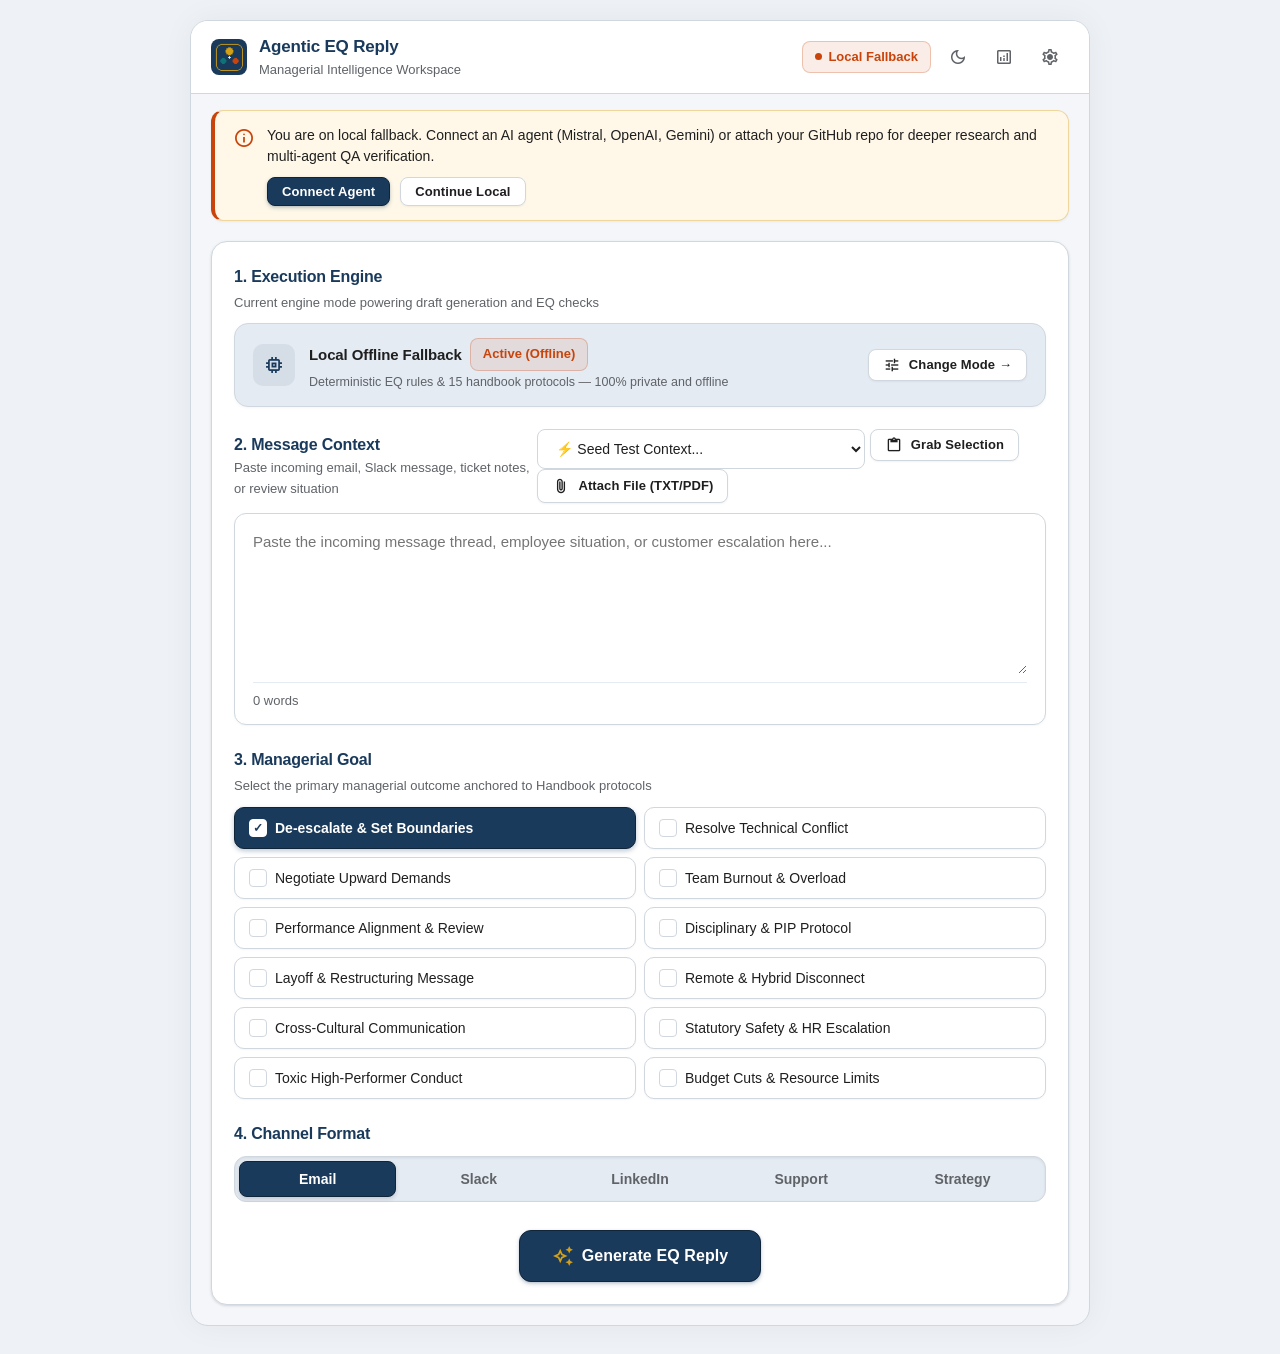
<file: index.html>
<!DOCTYPE html>
<html lang="en">
<head>
  <meta charset="UTF-8">
  <meta http-equiv="refresh" content="0; url=sidepanel/sidepanel.html">
  <title>Agentic EQ Reply — Loading Sidepanel View...</title>
  <script>
    window.location.replace("sidepanel/sidepanel.html");
  </script>
</head>
<body style="font-family: -apple-system, BlinkMacSystemFont, 'Segoe UI', Roboto, sans-serif; display: flex; align-items: center; justify-content: center; height: 100vh; margin: 0; background: #f8fafd; color: #1f1f1f;">
  <p>Loading Agentic EQ Reply Sidepanel Workspace...</p>
</body>
</html>
</file>
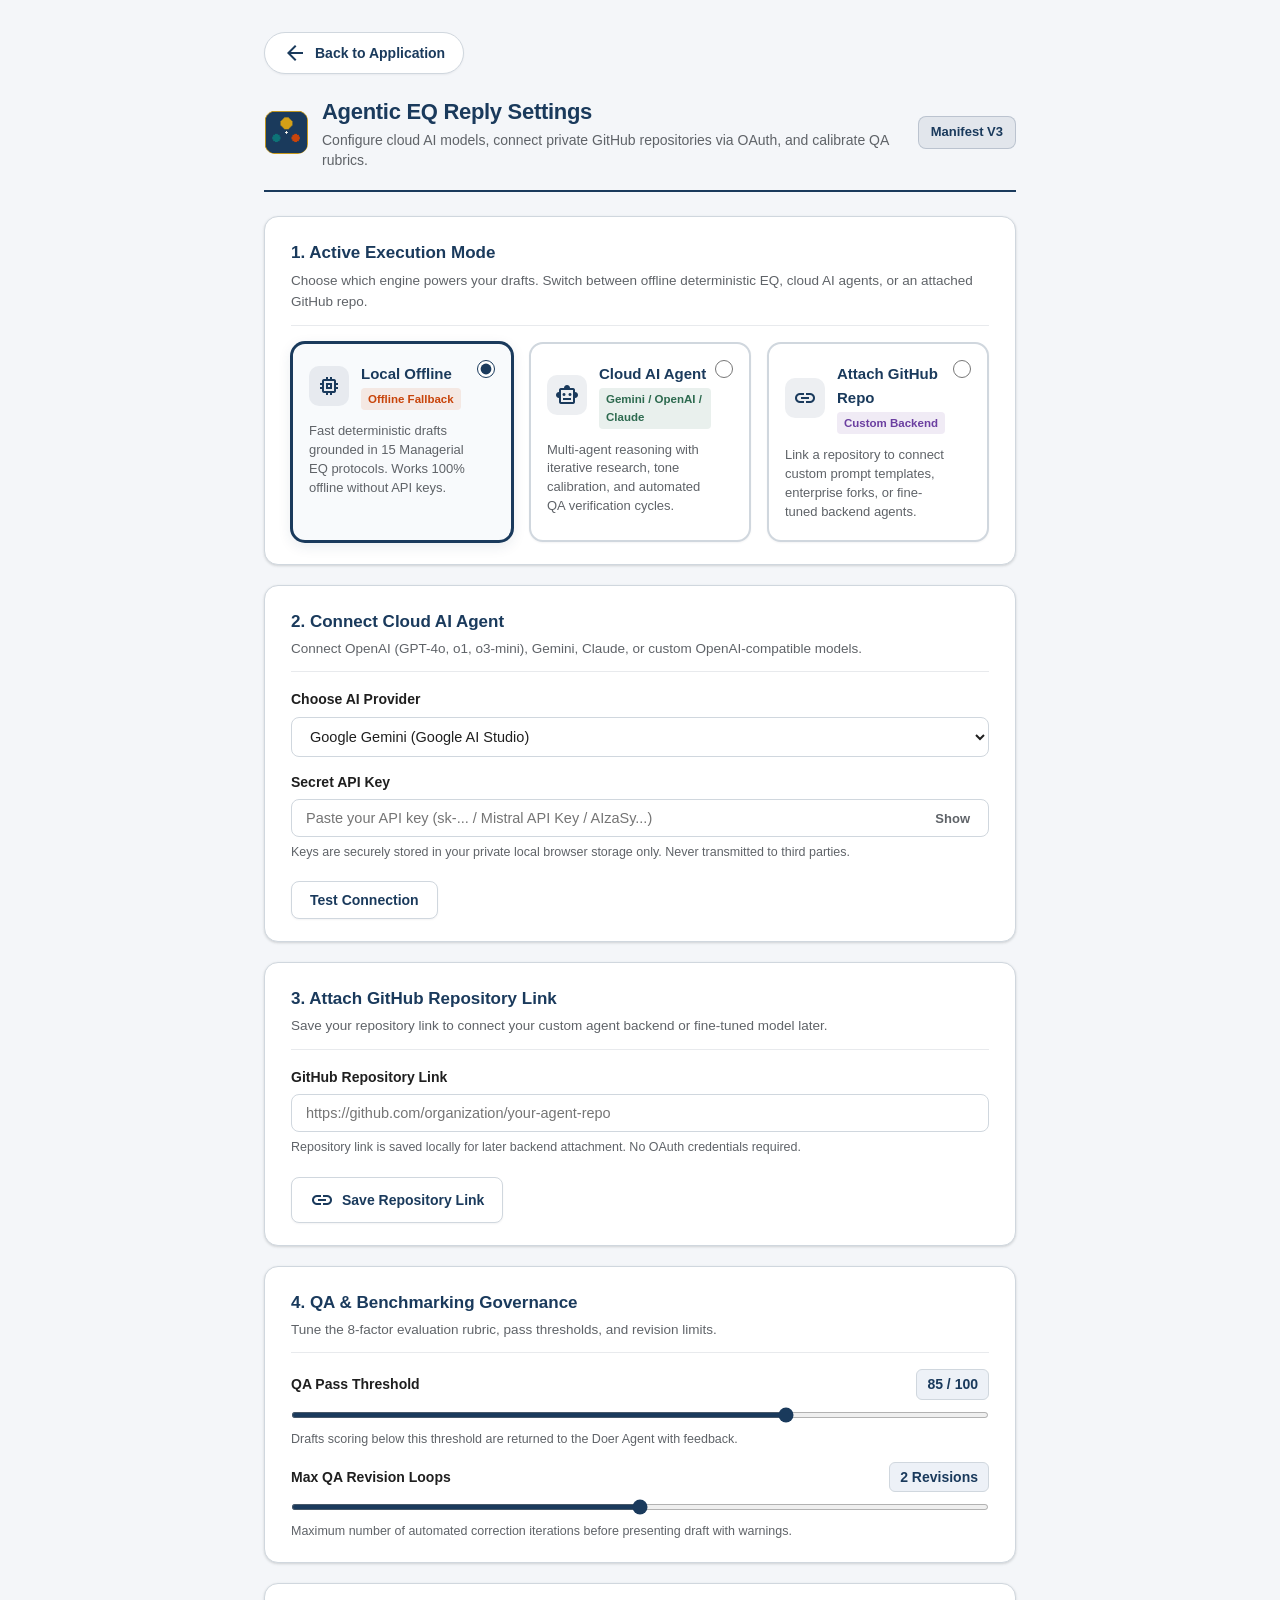
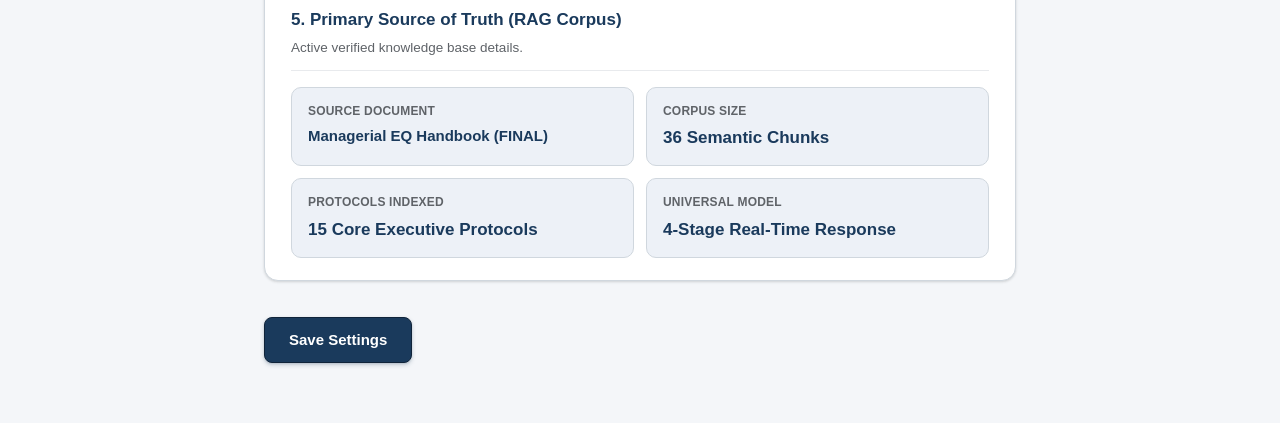
<file: options/options.html>
<!DOCTYPE html>
<html lang="en">
<head>
  <meta charset="UTF-8">
  <meta name="viewport" content="width=device-width, initial-scale=1.0">
  <title>Agentic EQ Reply — Settings & Connect Agents</title>
  <!-- Google Product Typography -->
  <link rel="preconnect" href="https://fonts.googleapis.com">
  <link rel="preconnect" href="https://fonts.gstatic.com" crossorigin>
  <link href="https://fonts.googleapis.com/css2?family=Google+Sans:wght@400;500;600;700&family=Google+Sans+Text:wght@400;500;600&family=Material+Symbols+Outlined:opsz,wght,FILL,GRAD@20..24,400..600,0..1,0&display=swap" rel="stylesheet">
  <link rel="stylesheet" href="options.css">
  <script src="../lib/chrome_shim.js"></script>
</head>
<body>
  <div class="options-container">
    
    <!-- Top Back Navigation to Main App -->
    <nav class="options-top-nav">
      <button id="btnBackToSidepanel" class="back-nav-btn" type="button" title="Back to Application" aria-label="Back to Application">
        <span class="material-symbols-outlined">arrow_back</span>
        <span>Back to Application</span>
      </button>
    </nav>

    <header class="options-header">
      <div class="header-brand">
        <img src="../lib/icons/icon48.png" alt="Logo" class="header-logo">
        <div>
          <h1 class="header-title">Agentic EQ Reply Settings</h1>
          <p class="header-desc">Configure cloud AI models, connect private GitHub repositories via OAuth, and calibrate QA rubrics.</p>
        </div>
      </div>
      <div class="header-tag">
        <span>Manifest V3</span>
      </div>
    </header>

    <main class="options-content">
      
      <!-- Card 1: Active Execution Mode Selector -->
      <section class="settings-card" id="cardModeSelection">
        <div class="card-header">
          <h2 class="card-title">1. Active Execution Mode</h2>
          <span class="card-subtitle">Choose which engine powers your drafts. Switch between offline deterministic EQ, cloud AI agents, or an attached GitHub repo.</span>
        </div>

        <div class="mode-options-grid" role="radiogroup" aria-label="Execution Mode Selection">
          <label class="mode-option-card active" id="cardModeLocal" for="modeRadioLocal">
            <input type="radio" name="executionMode" id="modeRadioLocal" value="local" checked>
            <div class="mode-option-content">
              <div class="mode-option-header">
                <div class="mode-option-icon-box">
                  <span class="material-symbols-outlined">memory</span>
                </div>
                <div class="mode-option-meta">
                  <span class="mode-option-name">Local Offline</span>
                  <span class="mode-option-badge">Offline Fallback</span>
                </div>
              </div>
              <p class="mode-option-desc">Fast deterministic drafts grounded in 15 Managerial EQ protocols. Works 100% offline without API keys.</p>
            </div>
          </label>

          <label class="mode-option-card" id="cardModeAgentic" for="modeRadioAgentic">
            <input type="radio" name="executionMode" id="modeRadioAgentic" value="agentic">
            <div class="mode-option-content">
              <div class="mode-option-header">
                <div class="mode-option-icon-box">
                  <span class="material-symbols-outlined">smart_toy</span>
                </div>
                <div class="mode-option-meta">
                  <span class="mode-option-name">Cloud AI Agent</span>
                  <span class="mode-option-badge badge-cloud">Gemini / OpenAI / Claude</span>
                </div>
              </div>
              <p class="mode-option-desc">Multi-agent reasoning with iterative research, tone calibration, and automated QA verification cycles.</p>
            </div>
          </label>

          <label class="mode-option-card" id="cardModeGithub" for="modeRadioGithub">
            <input type="radio" name="executionMode" id="modeRadioGithub" value="github">
            <div class="mode-option-content">
              <div class="mode-option-header">
                <div class="mode-option-icon-box">
                  <span class="material-symbols-outlined">link</span>
                </div>
                <div class="mode-option-meta">
                  <span class="mode-option-name">Attach GitHub Repo</span>
                  <span class="mode-option-badge badge-github">Custom Backend</span>
                </div>
              </div>
              <p class="mode-option-desc">Link a repository to connect custom prompt templates, enterprise forks, or fine-tuned backend agents.</p>
            </div>
          </label>
        </div>
      </section>

      <!-- Card 2: Cloud AI Agent Provider Configuration -->
      <section class="settings-card">
        <div class="card-header">
          <h2 class="card-title">2. Connect Cloud AI Agent</h2>
          <span class="card-subtitle">Connect OpenAI (GPT-4o, o1, o3-mini), Gemini, Claude, or custom OpenAI-compatible models.</span>
        </div>

        <div class="form-grid">
          <div class="form-row">
            <label class="field-label" for="providerSelect">Choose AI Provider</label>
            <select id="providerSelect" class="field-select">
              <option value="gemini" selected>Google Gemini (Google AI Studio)</option>
              <option value="openai">OpenAI (ChatGPT)</option>
              <option value="anthropic">Anthropic (Claude)</option>
              <option value="mistral">Mistral AI</option>
              <option value="ollama">Local Ollama (Offline / No Key)</option>
            </select>
          </div>

          <!-- Hidden advanced developer inputs for consumer simplicity -->
          <div class="form-row-2" style="display:none;">
            <div class="form-row">
              <label class="field-label" for="modelInput">Model / Agent Name</label>
              <input type="text" id="modelInput" class="field-input" value="gemini-flash-latest">
            </div>
            <div class="form-row" id="customEndpointRow">
              <label class="field-label" for="customEndpointInput">API Endpoint Base URL</label>
              <input type="text" id="customEndpointInput" class="field-input" value="https://generativelanguage.googleapis.com/v1beta">
            </div>
          </div>

          <div class="form-row" id="apiKeyRow">
            <label class="field-label" for="apiKeyInput">Secret API Key</label>
            <div class="password-wrapper">
              <input type="password" id="apiKeyInput" class="field-input" placeholder="Paste your API key (sk-... / Mistral API Key / AIzaSy...)">
              <button id="toggleKeyVisibility" class="btn-subtle" type="button">Show</button>
            </div>
            <span class="field-help">Keys are securely stored in your private local browser storage only. Never transmitted to third parties.</span>
          </div>

          <div class="form-actions">
            <button id="btnTestConnection" class="g-btn g-btn-secondary">Test Connection</button>
            <span id="testConnectionStatus" class="status-msg"></span>
          </div>
        </div>
      </section>

      <!-- Card 3: Attach GitHub Repository Link -->
      <section class="settings-card">
        <div class="card-header">
          <h2 class="card-title">3. Attach GitHub Repository Link</h2>
          <span class="card-subtitle">Save your repository link to connect your custom agent backend or fine-tuned model later.</span>
        </div>

        <div class="form-grid">
          <div class="form-row">
            <label class="field-label" for="githubRepoInput">GitHub Repository Link</label>
            <input type="url" id="githubRepoInput" class="field-input" placeholder="https://github.com/organization/your-agent-repo">
            <span class="field-help">Repository link is saved locally for later backend attachment. No OAuth credentials required.</span>
          </div>

          <div class="form-actions">
            <button id="btnTestGithub" class="g-btn g-btn-secondary">
              <span class="material-symbols-outlined g-btn-icon">link</span>
              <span>Save Repository Link</span>
            </button>
            <span id="githubStatusMsg" class="status-msg"></span>
          </div>
        </div>
      </section>

      <!-- Card 4: QA & Benchmarking Governance -->
      <section class="settings-card">
        <div class="card-header">
          <h2 class="card-title">4. QA & Benchmarking Governance</h2>
          <span class="card-subtitle">Tune the 8-factor evaluation rubric, pass thresholds, and revision limits.</span>
        </div>

        <div class="form-grid">
          <div class="form-row">
            <div class="slider-header">
              <label class="field-label" for="qaThresholdSlider">QA Pass Threshold</label>
              <span id="thresholdValLabel" class="slider-val">85 / 100</span>
            </div>
            <input type="range" id="qaThresholdSlider" class="field-slider" min="60" max="95" value="85">
            <span class="field-help">Drafts scoring below this threshold are returned to the Doer Agent with feedback.</span>
          </div>

          <div class="form-row">
            <div class="slider-header">
              <label class="field-label" for="maxRevisionsSlider">Max QA Revision Loops</label>
              <span id="maxRevisionsLabel" class="slider-val">2 Revisions</span>
            </div>
            <input type="range" id="maxRevisionsSlider" class="field-slider" min="0" max="4" value="2">
            <span class="field-help">Maximum number of automated correction iterations before presenting draft with warnings.</span>
          </div>
        </div>
      </section>

      <!-- Card 5: Primary Source of Truth (RAG Corpus) -->
      <section class="settings-card">
        <div class="card-header">
          <h2 class="card-title">5. Primary Source of Truth (RAG Corpus)</h2>
          <span class="card-subtitle">Active verified knowledge base details.</span>
        </div>

        <div class="corpus-stats-grid">
          <div class="stat-box">
            <div class="stat-label">Source Document</div>
            <div class="stat-title">Managerial EQ Handbook (FINAL)</div>
          </div>
          <div class="stat-box">
            <div class="stat-label">Corpus Size</div>
            <div class="stat-num">36 Semantic Chunks</div>
          </div>
          <div class="stat-box">
            <div class="stat-label">Protocols Indexed</div>
            <div class="stat-num">15 Core Executive Protocols</div>
          </div>
          <div class="stat-box">
            <div class="stat-label">Universal Model</div>
            <div class="stat-num">4-Stage Real-Time Response</div>
          </div>
        </div>
      </section>

      <!-- Save Actions Bar -->
      <div class="save-bar">
        <button id="btnSaveSettings" class="g-btn g-btn-primary g-btn-lg">Save Settings</button>
        <span id="saveStatusMsg" class="save-status"></span>
      </div>

    </main>

  </div>

  <script src="../lib/agents/llm_client.js"></script>
  <script src="options.js"></script>
</body>
</html>
</file>
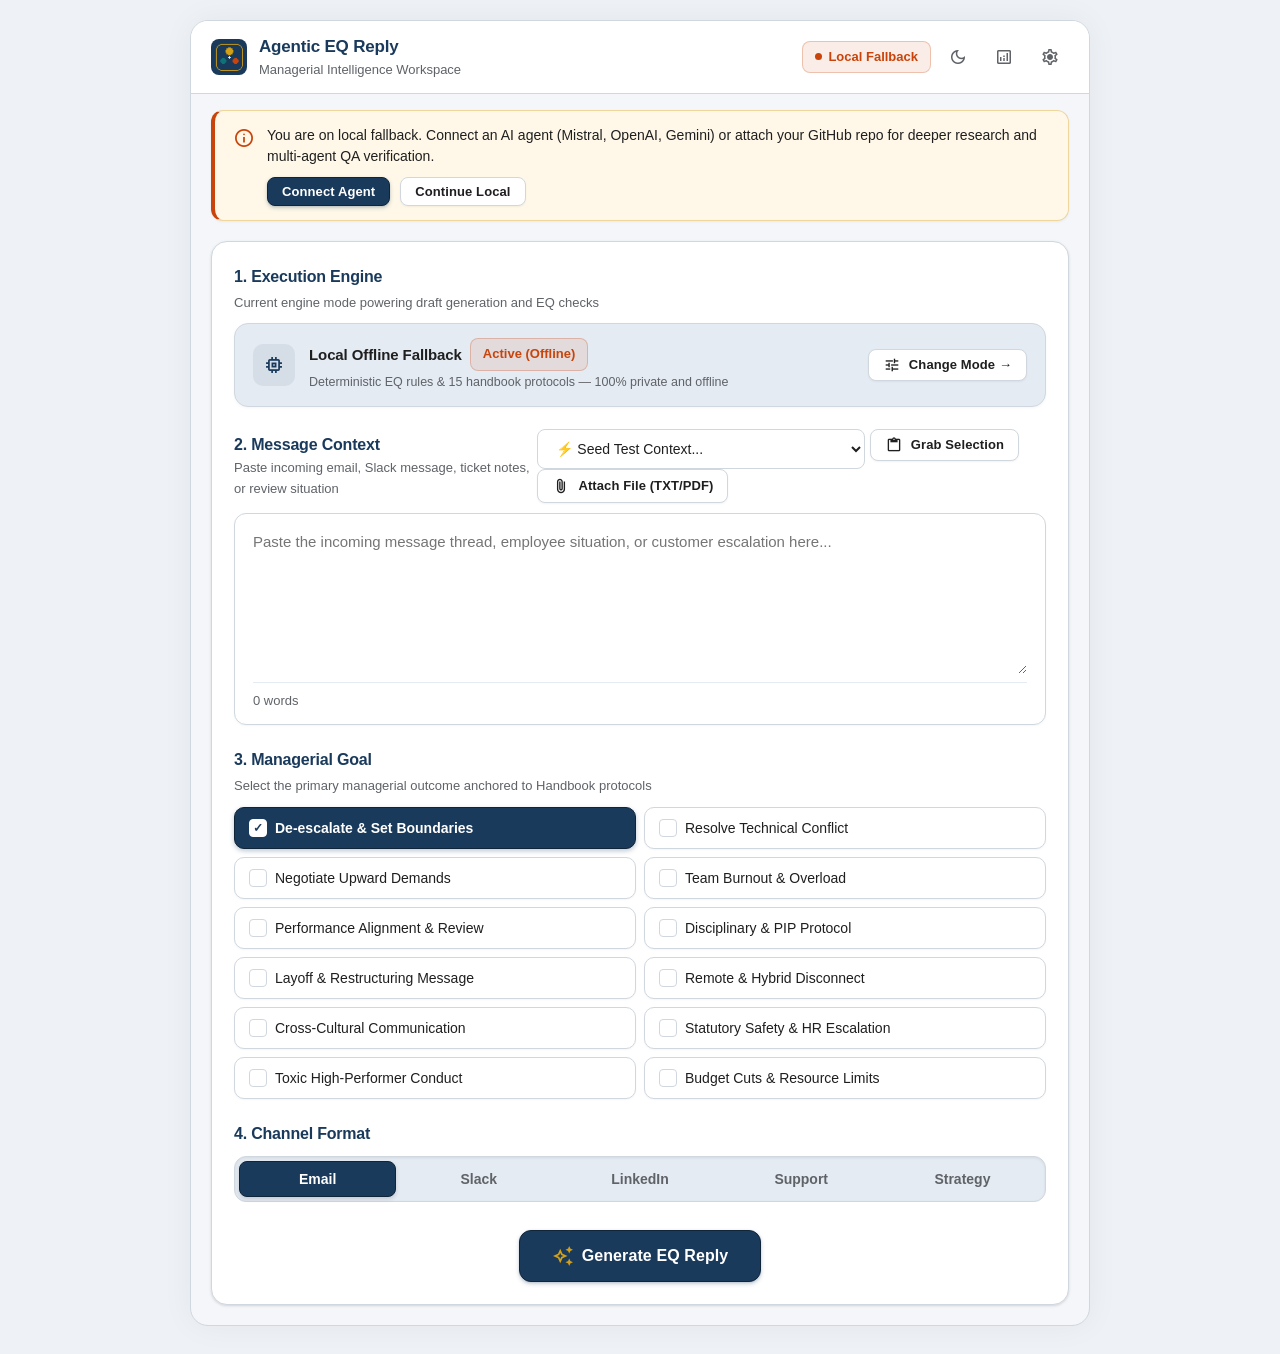
<file: sidepanel/sidepanel.html>
<!DOCTYPE html>
<html lang="en">
<head>
  <meta charset="UTF-8">
  <meta name="viewport" content="width=device-width, initial-scale=1.0">
  <title>Agentic EQ Reply</title>
  <!-- Google Product Typography (Google Sans & Google Sans Text) & Material Symbols -->
  <link rel="preconnect" href="https://fonts.googleapis.com">
  <link rel="preconnect" href="https://fonts.gstatic.com" crossorigin>
  <link href="https://fonts.googleapis.com/css2?family=Google+Sans:wght@400;500;600;700&family=Google+Sans+Text:wght@400;500;600;700&family=Material+Symbols+Outlined:opsz,wght,FILL,GRAD@20..24,400..600,0..1,0&display=swap" rel="stylesheet">
  <link rel="stylesheet" href="sidepanel.css">
  <script src="../lib/chrome_shim.js"></script>
</head>
<body class="g-body md-body">
  <div class="g-app-shell md-app-shell">
    
    <!-- Top App Bar -->
    <header class="g-top-app-bar md-top-app-bar">
      <div class="g-app-bar-leading md-app-bar-leading">
        <div class="g-app-logo md-app-logo">
          <img src="../lib/icons/icon32.png" alt="Logo">
        </div>
        <div class="g-app-titles md-app-titles">
          <span class="g-app-title md-app-title">Agentic EQ Reply</span>
          <span class="g-app-subtitle md-app-subtitle">Managerial Intelligence Workspace</span>
        </div>
      </div>

      <div class="g-app-bar-trailing md-app-bar-trailing">
        <div id="engineStatusPill" class="g-badge g-badge-offline md-badge md-badge-offline" title="Active Engine Status">
          <span class="g-badge-dot md-badge-dot"></span>
          <span id="engineStatusText">Local Fallback</span>
        </div>
        <button id="themeToggleBtn" class="g-icon-btn md-icon-button" title="Toggle Theme" aria-label="Toggle Theme">
          <span class="material-symbols-outlined">dark_mode</span>
        </button>
        <button id="openBenchmarksBtn" class="g-icon-btn md-icon-button" title="Regression Benchmarks" aria-label="Benchmarks">
          <span class="material-symbols-outlined">analytics</span>
        </button>
        <button id="openOptionsBtn" class="g-icon-btn md-icon-button" title="Settings & Connect Agents" aria-label="Settings">
          <span class="material-symbols-outlined">settings</span>
        </button>
      </div>
    </header>

    <!-- Persistent But Dismissible Local Fallback Banner -->
    <aside id="fallbackCalloutBanner" class="g-banner-callout md-banner-callout" role="alert">
      <div class="g-banner-icon md-banner-icon">
        <span class="material-symbols-outlined g-icon-alert md-icon-alert">info</span>
      </div>
      <div class="g-banner-content md-banner-content">
        <p class="g-banner-text md-banner-text">You are on local fallback. Connect an AI agent (Mistral, OpenAI, Gemini) or attach your GitHub repo for deeper research and multi-agent QA verification.</p>
        <div class="g-banner-actions md-banner-actions">
          <button id="bannerConnectBtn" class="g-btn g-btn-primary g-btn-sm md-filled-button md-button-sm md-btn-accent">Connect Agent</button>
          <button id="bannerDismissBtn" class="g-btn g-btn-secondary g-btn-sm md-text-button md-button-sm">Continue Local</button>
        </div>
      </div>
    </aside>

    <!-- Inline Error & Notice Card (Eliminates jarring browser alert popups) -->
    <aside id="errorNoticeCard" class="g-banner-callout g-banner-error" style="display:none;" role="alert">
      <div class="g-banner-icon">
        <span class="material-symbols-outlined g-icon-error">error</span>
      </div>
      <div class="g-banner-content">
        <div class="g-error-header-row">
          <strong id="errorCardTitle" class="g-error-title">Notice</strong>
          <button type="button" id="btnDismissErrorCard" class="g-error-close-btn" title="Dismiss" aria-label="Dismiss">
            <span class="material-symbols-outlined">close</span>
          </button>
        </div>
        <p id="errorCardMessage" class="g-banner-text">An error occurred while generating the reply.</p>
        <div class="g-banner-actions">
          <button type="button" id="btnErrorFallback" class="g-btn g-btn-primary g-btn-sm">
            <span class="material-symbols-outlined g-btn-icon">memory</span>
            <span>Switch to Local Fallback &amp; Generate</span>
          </button>
          <button type="button" id="btnErrorEditSettings" class="g-btn g-btn-secondary g-btn-sm">
            <span class="material-symbols-outlined g-btn-icon">tune</span>
            <span>Review Agent Config</span>
          </button>
        </div>
      </div>
    </aside>

    <!-- Main Viewport Canvas -->
    <main class="g-main-content md-main-content">

      <!-- ==========================================
           VIEW 1: PROMPT CANVAS (INPUT & CONTEXT)
           ========================================== -->
      <section id="promptCanvasView" class="g-card g-elevated-card md-card md-elevated-card active">
        
        <!-- Step 1: Active Execution Engine Setting Card (Clean Setting-First View) -->
        <div class="g-section-row md-section-row">
          <div class="g-section-meta md-section-meta">
            <h2 class="g-section-title md-section-title">1. Execution Engine</h2>
            <p class="g-section-helper md-section-helper">Current engine mode powering draft generation and EQ checks</p>
          </div>

          <div class="g-setting-card" id="activeSettingCard" role="region" aria-label="Active Execution Engine Setting" tabindex="0">
            <div class="g-setting-card-leading">
              <div class="g-setting-icon-box" id="activeModeIconBox">
                <span class="material-symbols-outlined" id="activeModeIcon">memory</span>
              </div>
              <div class="g-setting-details">
                <div class="g-setting-title-row">
                  <span class="g-setting-title" id="activeModeTitle">Local Offline Fallback</span>
                  <span class="g-badge g-badge-offline" id="activeModeBadge">Active</span>
                </div>
                <p class="g-setting-subtitle" id="activeModeSubtitle">Deterministic EQ rules &amp; offline handbook grounding</p>
              </div>
            </div>
            <div class="g-setting-card-trailing">
              <button type="button" id="btnConfigureEngine" class="g-btn g-btn-secondary g-btn-sm" title="Configure or change mode in Settings">
                <span class="material-symbols-outlined g-btn-icon">tune</span>
                <span>Change Mode &rarr;</span>
              </button>
            </div>
          </div>
        </div>

        <!-- Step 2: Message Context Input -->
        <div class="g-section-row md-section-row">
          <div class="g-section-meta md-section-meta">
            <div class="g-section-title-bar md-section-title-bar">
              <div>
                <h2 class="g-section-title md-section-title">2. Message Context</h2>
                <p class="g-section-helper md-section-helper">Paste incoming email, Slack message, ticket notes, or review situation</p>
              </div>
              <div class="g-context-actions md-context-actions">
                <select id="quickSeedContextSelect" class="g-select-input g-select-sm" title="Seed realistic test context">
                  <option value="" disabled selected>⚡ Seed Test Context...</option>
                  <option value="amit_alex">PM Amit → Client Alex Escalation</option>
                  <option value="black_friday">Black Friday Outage &amp; Breach Threat</option>
                  <option value="task_conflict">MongoDB vs PostgreSQL Tech Conflict</option>
                  <option value="vp_pressure">VP Weekend Board Demo Demand</option>
                  <option value="team_burnout">Late Night Team Burnout &amp; Overload</option>
                  <option value="harassment_report">Harassment Complaint Formal Escalation</option>
                  <option value="toxic_performer">Toxic High-Performer Conduct Governance</option>
                  <option value="remote_disconnect">Remote Team Collaboration Disconnect</option>
                  <option value="budget_cut">Emergency 20% Budget Cut Communication</option>
                </select>
                <button id="btnQuickGrabSelection" class="g-btn g-btn-secondary g-btn-sm" title="Grab highlighted text from webpage">
                  <span class="material-symbols-outlined g-btn-icon">content_paste</span>
                  <span>Grab Selection</span>
                </button>
                <label class="g-btn g-btn-secondary g-btn-sm" for="quickFileInput" title="Attach context file (TXT, MD, PDF)">
                  <span class="material-symbols-outlined g-btn-icon">attach_file</span>
                  <span>Attach File (TXT/PDF)</span>
                  <input type="file" id="quickFileInput" accept=".txt,.md,.docx,.pdf,.json" style="display:none;">
                </label>
              </div>
            </div>
          </div>

          <div class="g-input-card-box md-text-field-container">
            <textarea id="mainContextInput" class="g-textarea-main md-text-area" rows="6" placeholder="Paste the incoming message thread, employee situation, or customer escalation here..."></textarea>
            <div class="g-textarea-footer md-field-footer">
              <span id="quickWordCount" class="g-word-count-tag md-count-label">0 words</span>
              <span id="riskIndicatorText" class="g-risk-alert-tag md-risk-badge" style="display:none;">
                <span class="material-symbols-outlined g-icon-alert-sm md-icon-alert-sm">warning</span>
                <span id="riskFlagLabel">Boundary Notice</span>
              </span>
            </div>
          </div>
        </div>

        <!-- Step 3: Managerial Goal Selection (Tactile Button Grid) -->
        <div class="g-section-row md-section-row">
          <div class="g-section-meta md-section-meta">
            <h2 class="g-section-title md-section-title">3. Managerial Goal</h2>
            <p class="g-section-helper md-section-helper">Select the primary managerial outcome anchored to Handbook protocols</p>
          </div>

          <!-- Structured Tactile Button Grid -->
          <div class="g-goal-buttons-grid" id="goalChipsContainer">
            <button type="button" class="g-goal-btn active" data-goal="de-escalate_and_set_boundaries">
              <span class="g-check-icon">✓</span>
              <span>De-escalate & Set Boundaries</span>
            </button>
            <button type="button" class="g-goal-btn" data-goal="resolve_task_conflict">
              <span class="g-check-icon">✓</span>
              <span>Resolve Technical Conflict</span>
            </button>
            <button type="button" class="g-goal-btn" data-goal="negotiate_upward_tradeoffs">
              <span class="g-check-icon">✓</span>
              <span>Negotiate Upward Demands</span>
            </button>
            <button type="button" class="g-goal-btn" data-goal="diagnose_burnout_and_rebalance_workload">
              <span class="g-check-icon">✓</span>
              <span>Team Burnout & Overload</span>
            </button>
            <button type="button" class="g-goal-btn" data-goal="performance_alignment">
              <span class="g-check-icon">✓</span>
              <span>Performance Alignment & Review</span>
            </button>
            <button type="button" class="g-goal-btn" data-goal="disciplinary_conversation">
              <span class="g-check-icon">✓</span>
              <span>Disciplinary & PIP Protocol</span>
            </button>
            <button type="button" class="g-goal-btn" data-goal="layoff_and_restructuring">
              <span class="g-check-icon">✓</span>
              <span>Layoff & Restructuring Message</span>
            </button>
            <button type="button" class="g-goal-btn" data-goal="remote_hybrid_disconnect">
              <span class="g-check-icon">✓</span>
              <span>Remote & Hybrid Disconnect</span>
            </button>
            <button type="button" class="g-goal-btn" data-goal="cross_cultural_misunderstanding">
              <span class="g-check-icon">✓</span>
              <span>Cross-Cultural Communication</span>
            </button>
            <button type="button" class="g-goal-btn" data-goal="formal_safety_escalation">
              <span class="g-check-icon">✓</span>
              <span>Statutory Safety & HR Escalation</span>
            </button>
            <button type="button" class="g-goal-btn" data-goal="toxic_high_performer_conduct_governance">
              <span class="g-check-icon">✓</span>
              <span>Toxic High-Performer Conduct</span>
            </button>
            <button type="button" class="g-goal-btn" data-goal="budget_cut_resource_reduction">
              <span class="g-check-icon">✓</span>
              <span>Budget Cuts & Resource Limits</span>
            </button>
          </div>
        </div>

        <!-- Step 4: Channel Format (Tactile Segmented Bar) -->
        <div class="g-section-row md-section-row">
          <div class="g-section-meta md-section-meta">
            <h2 class="g-section-title md-section-title">4. Channel Format</h2>
          </div>

          <div class="g-segmented-button-container md-segmented-control-full" id="channelSegmentedControl">
            <button type="button" class="g-segmented-btn active" data-channel="email">Email</button>
            <button type="button" class="g-segmented-btn" data-channel="slack">Slack</button>
            <button type="button" class="g-segmented-btn" data-channel="linkedin">LinkedIn</button>
            <button type="button" class="g-segmented-btn" data-channel="support">Support</button>
            <button type="button" class="g-segmented-btn" data-channel="strategy">Strategy</button>
          </div>
        </div>

        <!-- Step 5: Magic Action Hero Button -->
        <div class="g-action-hero-bar md-action-hero-bar">
          <button id="btnGenerateMagic" class="g-btn g-btn-primary g-btn-hero md-hero-button">
            <span class="material-symbols-outlined g-sparkle-icon">auto_awesome</span>
            <span>Generate EQ Reply</span>
          </button>
        </div>

      </section>

      <!-- ==========================================
           VIEW 2: ENTERPRISE PROCESSING VIEW
           ========================================== -->
      <section id="flowLoadingView" class="g-card g-elevated-card g-loading-view md-card md-elevated-card md-loading-view" style="display:none;">
        <div class="g-loading-center md-loading-center">
          <div class="g-loading-icon-wrap">
            <span class="material-symbols-outlined g-loading-spin">refresh</span>
          </div>
          <h2 class="g-loading-title md-loading-title" id="loadingStageTitle">Retrieving Managerial EQ Knowledge...</h2>
          <p class="g-loading-subtitle md-loading-subtitle" id="loadingStageDesc">Running hybrid semantic search across the Managerial EQ Handbook.</p>
          <div class="g-linear-progress md-linear-progress">
            <div id="m3ProgressBar" class="g-progress-bar md-progress-bar"></div>
          </div>
        </div>
      </section>

      <!-- ==========================================
           VIEW 3: RESULTS CANVAS (DELIVERY)
           ========================================== -->
      <section id="flowResultView" class="g-card g-elevated-card g-result-view md-card md-elevated-card md-result-view" style="display:none;">
        
        <!-- Result Header Badges -->
        <div class="g-result-header-bar md-result-header-bar">
          <div class="g-meta-badges md-meta-badges">
            <span id="resultCitationPill" class="g-meta-tag tag-teal md-meta-tag">Client Escalation Protocol</span>
            <span id="resultQAScoreBadge" class="g-meta-tag tag-green md-meta-tag">96/100 PASSED</span>
          </div>
          <button id="btnStartOver" class="g-btn g-btn-secondary g-btn-sm md-text-button md-button-sm">
            <span class="material-symbols-outlined g-btn-icon">refresh</span>
            <span>New Reply</span>
          </button>
        </div>

        <!-- Fallback Notice Ribbon -->
        <div id="resultFallbackBanner" class="g-banner-ribbon md-banner-ribbon" style="display:none;">
          <span class="material-symbols-outlined g-ribbon-icon md-ribbon-icon">info</span>
          <span class="g-ribbon-text md-ribbon-text">Generated via local fallback — lower confidence. Connect an agent for deeper AI research and multi-agent QA.</span>
          <a href="#" id="resultConnectAgentLink" class="g-ribbon-link md-ribbon-link">Connect Agent &rarr;</a>
        </div>

        <!-- Generated Response Card -->
        <div class="g-output-container md-output-container">
          <div id="outputSubjectHeader" class="g-output-subject md-output-subject" style="display:none;"></div>
          <div id="outputReplyBody" class="g-output-body-text md-output-body-text" contenteditable="true"></div>
        </div>

        <!-- Primary Actions Bar -->
        <div class="g-result-actions-bar md-result-actions-bar">
          <button id="btnInsertDirect" class="g-btn g-btn-accent g-btn-lg md-hero-button md-hero-button-accent">
            <span class="material-symbols-outlined">send</span>
            <span>Insert into Page</span>
          </button>
          <button id="btnCopyDirect" class="g-btn g-btn-secondary g-btn-lg md-outlined-button">
            <span class="material-symbols-outlined">content_copy</span>
            <span>Copy Text</span>
          </button>
        </div>

        <!-- Clean Accordion: Behind the Magic -->
        <details class="g-accordion md-accordion">
          <summary class="g-accordion-header md-accordion-header">
            <div class="g-accordion-title md-accordion-title">
              <span class="material-symbols-outlined g-icon-sm md-icon-sm">psychology</span>
              <span>Behind the Response: 4-Stage EQ Model & Evidence Grounding</span>
            </div>
            <span class="material-symbols-outlined g-accordion-arrow md-accordion-arrow">expand_more</span>
          </summary>
          <div class="g-accordion-content md-accordion-content">
            <div class="g-stages-flow md-stages-flow">
              <div class="g-stage-item md-stage-item">
                <span class="g-stage-badge md-stage-badge">Stage 1</span>
                <div>
                  <strong class="g-stage-name md-stage-name">Detect & Pause</strong>
                  <p id="detailsStage1Text" class="g-stage-text md-stage-text"></p>
                </div>
              </div>
              <div class="g-stage-item md-stage-item">
                <span class="g-stage-badge md-stage-badge">Stage 2</span>
                <div>
                  <strong class="g-stage-name md-stage-name">Reappraise & Regulate</strong>
                  <p id="detailsStage2Text" class="g-stage-text md-stage-text"></p>
                </div>
              </div>
              <div class="g-stage-item md-stage-item">
                <span class="g-stage-badge md-stage-badge">Stage 3</span>
                <div>
                  <strong class="g-stage-name md-stage-name">Empathetic Engagement</strong>
                  <p id="detailsStage3Text" class="g-stage-text md-stage-text"></p>
                </div>
              </div>
              <div class="g-stage-item md-stage-item">
                <span class="g-stage-badge md-stage-badge">Stage 4</span>
                <div>
                  <strong class="g-stage-name md-stage-name">Collaborative Resolution</strong>
                  <p id="detailsStage4Text" class="g-stage-text md-stage-text"></p>
                </div>
              </div>
            </div>

            <div class="g-grounding-box md-grounding-box">
              <strong class="g-grounding-title md-grounding-title">Handbook Grounding:</strong>
              <div id="detailsCitationsList" class="g-grounding-citations md-grounding-citations"></div>
            </div>
          </div>
        </details>

        <!-- Feedback Bar -->
        <div class="g-feedback-row md-feedback-row">
          <span class="g-feedback-question md-feedback-question">Was this response helpful?</span>
          <div class="g-feedback-chips-group md-feedback-chips-group">
            <button class="g-btn g-btn-secondary g-btn-sm" data-fb="accept">👍 Yes, accept</button>
            <button class="g-btn g-btn-secondary g-btn-sm" data-fb="edit">✏️ Edited</button>
            <button class="g-btn g-btn-secondary g-btn-sm" data-fb="reject">👎 No</button>
          </div>
        </div>

      </section>

    </main>

    <!-- Regression Benchmarks Sheet (Modal Dialog) -->
    <div id="benchmarksModal" class="g-dialog-scrim md-dialog-scrim" style="display:none;">
      <div class="g-dialog-surface md-dialog-surface">
        <div class="g-dialog-header md-dialog-header">
          <h2 class="g-dialog-title md-dialog-title">Gold Set Regression Benchmarks</h2>
          <button id="closeBenchmarksModal" class="g-icon-btn md-icon-button">
            <span class="material-symbols-outlined">close</span>
          </button>
        </div>
        <div class="g-dialog-body md-dialog-body">
          <p class="g-dialog-desc md-dialog-desc">Runs 6 high-stakes benchmark tasks across Email, Slack, and Strategy against the Managerial EQ Handbook.</p>
          <div class="g-dialog-action-bar md-dialog-action-bar">
            <button id="btnRunGoldSuite" class="g-btn g-btn-primary g-btn-sm md-filled-button md-button-sm">Run Benchmark Suite</button>
            <span id="benchmarkProgressLabel" class="g-dialog-status md-dialog-status">Ready</span>
          </div>
          <div id="benchmarkResultsArea" class="g-benchmarks-list md-benchmarks-list"></div>
        </div>
      </div>
    </div>

  </div>

  <!-- Scripts -->
  <script src="../lib/rag/rag_engine.js"></script>
  <script src="../lib/pdf_extractor.js"></script>
  <script src="../lib/agents/context_collector.js"></script>
  <script src="../lib/agents/retrieval_agent.js"></script>
  <script src="../lib/agents/research_agent.js"></script>
  <script src="../lib/agents/qa_agents.js"></script>
  <script src="../lib/agents/benchmarking_agent.js"></script>
  <script src="../lib/agents/llm_client.js"></script>
  <script src="../lib/agents/local_engine.js"></script>
  <script src="../lib/agents/doer_agent.js"></script>
  <script src="../lib/agents/orchestrator.js"></script>
  <script src="../lib/benchmarks/benchmark_runner.js"></script>
  <script src="sidepanel.js"></script>
</body>
</html>
</file>
<file: options/options.css>
/* Google Enterprise Product Design Standards for Options Page */
:root {
  --g-font-display: 'Google Sans', -apple-system, BlinkMacSystemFont, "Segoe UI", Roboto, sans-serif;
  --g-font-body: 'Google Sans Text', 'Roboto', -apple-system, BlinkMacSystemFont, "Segoe UI", sans-serif;

  --color-navy: #1a3a5c;
  --color-navy-hover: #12283e;
  --color-navy-active: #0c1c2c;
  --color-red: #c8440a;
  --color-red-hover: #a93807;
  --color-gold: #d4a017;
  --color-teal: #0d7377;
  --color-purple: #6b3fa0;
  --color-ink: #1f1f1f;
  --color-paper: #f4f6f9;
  --color-light-bg: #edf1f7;
  --color-green: #2d6a4f;

  --bg-app: var(--color-paper);
  --bg-card: #ffffff;
  --text-primary: var(--color-ink);
  --text-secondary: #5f6368;
  --text-muted: #80868b;
  --border-light: #d0d7de;
  --border-subtle: #e8eaed;

  --g-elevation-1: 0 1px 3px rgba(60, 64, 67, 0.12), 0 1px 2px rgba(60, 64, 67, 0.08);
  --shadow-btn-base: 0 1px 2px rgba(16, 24, 40, 0.05);
  --shadow-btn-primary: 0 2px 4px rgba(26, 58, 92, 0.22), 0 1px 2px rgba(26, 58, 92, 0.12);
  --shadow-btn-primary-hover: 0 4px 8px rgba(26, 58, 92, 0.28), 0 2px 4px rgba(26, 58, 92, 0.16);
}

* {
  box-sizing: border-box;
  margin: 0;
  padding: 0;
}

body {
  font-family: var(--g-font-body);
  background-color: var(--bg-app);
  color: var(--text-primary);
  font-size: 16px;
  line-height: 1.6;
  -webkit-font-smoothing: antialiased;
}

.options-container {
  max-width: 800px;
  margin: 32px auto 48px auto;
  padding: 0 24px;
}

.options-top-nav {
  margin-bottom: 20px;
}

.back-nav-btn {
  display: inline-flex;
  align-items: center;
  gap: 8px;
  background: var(--bg-card);
  border: 1.5px solid var(--border-light);
  color: var(--color-navy);
  font-family: var(--g-font-display);
  font-size: 14px;
  font-weight: 600;
  padding: 8px 18px;
  border-radius: 24px;
  cursor: pointer;
  box-shadow: var(--shadow-btn-base);
  transition: all 0.15s cubic-bezier(0.2, 0, 0, 1);
}

.back-nav-btn:hover {
  background: var(--color-light-bg);
  border-color: var(--color-navy);
  transform: translateX(-3px);
  box-shadow: 0 2px 6px rgba(26, 58, 92, 0.12);
}

.back-nav-btn:active {
  transform: translateX(0);
}

.options-header {
  display: flex;
  align-items: center;
  justify-content: space-between;
  gap: 16px;
  padding-bottom: 20px;
  border-bottom: 2px solid var(--color-navy);
  margin-bottom: 24px;
  box-sizing: border-box;
  width: 100%;
}

.header-brand {
  display: flex;
  align-items: center;
  gap: 14px;
  min-width: 0;
  flex: 1 1 auto;
}

.header-brand > div {
  min-width: 0;
}

.header-logo {
  width: 44px;
  height: 44px;
  border-radius: 10px;
  flex-shrink: 0;
}

.header-title {
  font-family: var(--g-font-display);
  font-size: 22px;
  font-weight: 700;
  color: var(--color-navy);
  letter-spacing: -0.3px;
  word-break: break-word;
}

.header-desc {
  font-size: 14px;
  color: var(--text-secondary);
  margin-top: 2px;
  line-height: 1.4;
}

.header-tag {
  flex-shrink: 0;
  display: inline-flex;
  align-items: center;
  margin-left: auto;
}

.header-tag span {
  display: inline-flex;
  align-items: center;
  white-space: nowrap;
  font-family: var(--g-font-display);
  font-size: 13px;
  font-weight: 600;
  background: rgba(26, 58, 92, 0.08);
  color: var(--color-navy);
  padding: 5px 12px;
  border-radius: 8px;
  border: 1px solid rgba(26, 58, 92, 0.2);
  box-sizing: border-box;
}

@media (max-width: 640px) {
  .options-header {
    flex-direction: column;
    align-items: flex-start;
    gap: 12px;
  }
  .header-tag {
    margin-left: 0;
  }
}

.settings-card {
  background: var(--bg-card);
  border: 1.5px solid var(--border-light);
  border-radius: 14px;
  padding: 22px 26px;
  box-shadow: var(--g-elevation-1);
  margin-bottom: 20px;
}

.card-header {
  margin-bottom: 16px;
  padding-bottom: 12px;
  border-bottom: 1px solid var(--border-subtle);
}

.card-title {
  font-family: var(--g-font-display);
  font-size: 17px;
  font-weight: 700;
  color: var(--color-navy);
}

.card-subtitle {
  font-size: 13.5px;
  color: var(--text-secondary);
  display: block;
  margin-top: 3px;
}

.form-grid {
  display: flex;
  flex-direction: column;
  gap: 14px;
}

.form-row {
  display: flex;
  flex-direction: column;
  gap: 6px;
}

.form-row-2 {
  display: grid;
  grid-template-columns: 1fr 1fr;
  gap: 12px;
}

.field-label {
  font-family: var(--g-font-display);
  font-size: 14px;
  font-weight: 600;
  color: var(--text-primary);
}

.field-select, .field-input {
  font-family: var(--g-font-body);
  font-size: 14.5px;
  padding: 10px 14px;
  border: 1.5px solid var(--border-light);
  border-radius: 8px;
  outline: none;
  background: #ffffff;
  color: var(--text-primary);
  transition: border-color 0.15s ease, box-shadow 0.15s ease;
}

.field-select:focus, .field-input:focus {
  border-color: var(--color-navy);
  box-shadow: 0 0 0 3px rgba(26, 58, 92, 0.15);
}

.password-wrapper {
  display: flex;
  align-items: center;
  position: relative;
}

.password-wrapper .field-input {
  width: 100%;
  padding-right: 70px;
}

.btn-subtle {
  position: absolute;
  right: 10px;
  background: transparent;
  border: 1px solid transparent;
  color: var(--text-secondary);
  font-family: var(--g-font-display);
  font-size: 13px;
  font-weight: 600;
  cursor: pointer;
  padding: 4px 8px;
  border-radius: 6px;
}

.btn-subtle:hover {
  background: var(--color-light-bg);
  border-color: var(--border-light);
  color: var(--text-primary);
}

.field-help {
  font-size: 12.5px;
  color: var(--text-secondary);
  line-height: 1.45;
}

.slider-header {
  display: flex;
  justify-content: space-between;
  align-items: center;
}

.slider-val {
  font-family: var(--g-font-display);
  font-size: 14px;
  font-weight: 700;
  color: var(--color-navy);
  background: var(--color-light-bg);
  padding: 3px 10px;
  border-radius: 6px;
  border: 1px solid var(--border-light);
}

.field-slider {
  width: 100%;
  accent-color: var(--color-navy);
  height: 6px;
  border-radius: 9999px;
  margin: 6px 0;
  cursor: pointer;
}

.form-actions {
  display: flex;
  align-items: center;
  gap: 12px;
  margin-top: 6px;
}

.status-msg {
  font-size: 13.5px;
  font-weight: 600;
}

/* Corpus Stats Grid */
.corpus-stats-grid {
  display: grid;
  grid-template-columns: repeat(2, 1fr);
  gap: 12px;
}

.stat-box {
  background: var(--color-light-bg);
  border: 1.5px solid var(--border-light);
  border-radius: 10px;
  padding: 14px 16px;
}

.stat-label {
  font-size: 12px;
  color: var(--text-secondary);
  text-transform: uppercase;
  font-weight: 600;
  letter-spacing: 0.2px;
}

.stat-title {
  font-family: var(--g-font-display);
  font-size: 15px;
  font-weight: 700;
  color: var(--color-navy);
  margin-top: 3px;
}

.stat-num {
  font-family: var(--g-font-display);
  font-size: 17px;
  font-weight: 700;
  color: var(--color-navy);
  margin-top: 3px;
}

/* Save Bar */
.save-bar {
  display: flex;
  align-items: center;
  gap: 14px;
  margin-top: 24px;
  padding: 12px 0;
}

/* Tactile Buttons */
.g-btn {
  font-family: var(--g-font-display);
  font-size: 14px;
  font-weight: 600;
  padding: 10px 18px;
  border-radius: 8px;
  border: 1.5px solid transparent;
  cursor: pointer;
  display: inline-flex;
  align-items: center;
  justify-content: center;
  gap: 8px;
  transition: all 0.15s ease;
  user-select: none;
  box-shadow: var(--shadow-btn-base);
}

.g-btn:active {
  transform: translateY(1.5px);
  box-shadow: inset 0 1px 2px rgba(0, 0, 0, 0.15);
}

.g-btn-primary {
  background: var(--color-navy);
  color: #ffffff;
  border-color: #10243a;
  box-shadow: var(--shadow-btn-primary);
}

.g-btn-primary:hover {
  background: var(--color-navy-hover);
  transform: translateY(-1px);
  box-shadow: var(--shadow-btn-primary-hover);
}

.g-btn-primary:active {
  background: var(--color-navy-active);
  transform: translateY(1.5px);
}

.g-btn-secondary {
  background: #ffffff;
  color: var(--color-navy);
  border-color: var(--border-light);
}

.g-btn-secondary:hover {
  background: var(--color-light-bg);
  border-color: #b0b8c2;
  transform: translateY(-1px);
}

.g-btn-lg {
  height: 46px;
  padding: 0 24px;
  font-size: 15px;
}

.save-status {
  font-size: 14px;
  font-weight: 600;
}

/* ==========================================================================
   Active Execution Mode Radio Cards Grid
   ========================================================================== */
.mode-options-grid {
  display: grid;
  grid-template-columns: repeat(auto-fit, minmax(220px, 1fr));
  gap: 16px;
  margin-top: 8px;
}

.mode-option-card {
  position: relative;
  display: flex;
  background: var(--bg-card);
  border: 2px solid var(--border-light);
  border-radius: 14px;
  padding: 18px 16px;
  cursor: pointer;
  transition: all 0.2s cubic-bezier(0.2, 0, 0, 1);
  box-shadow: var(--shadow-btn-base);
  user-select: none;
}

.mode-option-card input[type="radio"] {
  position: absolute;
  top: 16px;
  right: 16px;
  width: 18px;
  height: 18px;
  accent-color: var(--color-navy);
  cursor: pointer;
}

.mode-option-card:hover {
  border-color: var(--color-navy);
  transform: translateY(-2px);
  box-shadow: 0 4px 12px rgba(26, 58, 92, 0.09);
}

.mode-option-card.active {
  border-color: var(--color-navy);
  background: #f8fafc;
  box-shadow: 0 0 0 1px var(--color-navy), 0 4px 14px rgba(26, 58, 92, 0.1);
}

.mode-option-content {
  display: flex;
  flex-direction: column;
  gap: 12px;
  width: 100%;
  padding-right: 22px;
}

.mode-option-header {
  display: flex;
  align-items: center;
  gap: 12px;
}

.mode-option-icon-box {
  width: 40px;
  height: 40px;
  border-radius: 10px;
  background: rgba(26, 58, 92, 0.08);
  color: var(--color-navy);
  display: flex;
  align-items: center;
  justify-content: center;
  flex-shrink: 0;
}

.mode-option-meta {
  display: flex;
  flex-direction: column;
  gap: 2px;
}

.mode-option-name {
  font-family: var(--g-font-display);
  font-size: 15px;
  font-weight: 700;
  color: var(--color-navy);
}

.mode-option-badge {
  font-size: 11.5px;
  font-weight: 600;
  color: var(--color-red);
  background: rgba(200, 68, 10, 0.1);
  padding: 2px 7px;
  border-radius: 4px;
  display: inline-block;
  width: fit-content;
}

.mode-option-badge.badge-cloud {
  color: var(--color-green);
  background: rgba(45, 106, 79, 0.1);
}

.mode-option-badge.badge-github {
  color: var(--color-purple);
  background: rgba(107, 63, 160, 0.1);
}

.mode-option-desc {
  font-size: 13px;
  color: var(--text-secondary);
  line-height: 1.45;
}
</file>
<file: sidepanel/sidepanel.css>
/* ==========================================================================
   Google Enterprise Product Design Architecture
   Authentic Tactile Buttons, 16px Legibility, Zero AI-Slop, Swiss Precision
   ========================================================================== */

:root {
  --g-font-display: 'Google Sans', -apple-system, BlinkMacSystemFont, 'Segoe UI', Roboto, sans-serif;
  --g-font-body: 'Google Sans Text', -apple-system, BlinkMacSystemFont, 'Segoe UI', Roboto, Helvetica, Arial, sans-serif;

  /* Brand Palette */
  --color-navy: #1a3a5c;
  --color-navy-hover: #12283e;
  --color-navy-active: #0c1c2c;
  --color-red: #c8440a;
  --color-red-hover: #a93807;
  --color-gold: #d4a017;
  --color-teal: #0d7377;
  --color-green: #2d6a4f;

  /* Surfaces & Borders */
  --g-canvas: #f4f6f9;
  --g-surface: #ffffff;
  --g-surface-tonal: #edf1f7;
  --g-surface-inset: #e5ebf3;
  --g-text-primary: #1f1f1f;
  --g-text-secondary: #5f6368;
  --g-border: #d0d7de;
  --g-border-focus: var(--color-navy);

  /* Tactile Button Shadows & Depths */
  --shadow-btn-base: 0 1px 2px rgba(16, 24, 40, 0.05);
  --shadow-btn-primary: 0 2px 4px rgba(26, 58, 92, 0.22), 0 1px 2px rgba(26, 58, 92, 0.12);
  --shadow-btn-primary-hover: 0 4px 8px rgba(26, 58, 92, 0.28), 0 2px 4px rgba(26, 58, 92, 0.16);
  --shadow-card: 0 1px 3px rgba(60, 64, 67, 0.12), 0 1px 2px rgba(60, 64, 67, 0.06);
  --shadow-inset-track: inset 0 1px 3px rgba(0, 0, 0, 0.08);
}

body.theme-dark {
  --g-canvas: #131416;
  --g-surface: #1e1f23;
  --g-surface-tonal: #282a30;
  --g-surface-inset: #1a1b1f;
  --g-text-primary: #e8eaed;
  --g-text-secondary: #9aa0a6;
  --g-border: #3c4046;
  --g-border-focus: var(--color-gold);

  --shadow-btn-base: 0 1px 2px rgba(0, 0, 0, 0.3);
  --shadow-btn-primary: 0 2px 4px rgba(0, 0, 0, 0.4);
  --shadow-btn-primary-hover: 0 4px 8px rgba(0, 0, 0, 0.5);
  --shadow-card: 0 1px 3px rgba(0, 0, 0, 0.5);
  --shadow-inset-track: inset 0 1px 3px rgba(0, 0, 0, 0.4);
}

* {
  box-sizing: border-box;
  margin: 0;
  padding: 0;
}

body.g-body,
body.md-body {
  font-family: var(--g-font-body);
  background-color: var(--g-canvas);
  color: var(--g-text-primary);
  font-size: 16px;
  line-height: 1.6;
  -webkit-font-smoothing: antialiased;
  -moz-osx-font-smoothing: grayscale;
}

.g-app-shell,
.md-app-shell {
  display: flex;
  flex-direction: column;
  min-height: 100vh;
  width: 100%;
  max-width: 900px;
  margin: 0 auto;
  background-color: var(--g-canvas);
  box-shadow: 0 0 32px rgba(0, 0, 0, 0.05);
}

@media (min-width: 901px) {
  body.g-body {
    background-color: #eef2f6;
  }
  body.g-body.theme-dark {
    background-color: #0c0d10;
  }
  .g-app-shell {
    border: 1px solid var(--g-border);
    margin-top: 20px;
    margin-bottom: 28px;
    border-radius: 18px;
    min-height: calc(100vh - 48px);
    overflow: hidden;
  }
}

@keyframes g-spin {
  from { transform: rotate(0deg); }
  to { transform: rotate(360deg); }
}

.g-icon-spin {
  animation: g-spin 1s linear infinite;
  display: inline-block;
  vertical-align: middle;
}

.material-symbols-outlined {
  font-family: 'Material Symbols Outlined';
  font-weight: normal;
  font-style: normal;
  font-size: 20px;
  line-height: 1;
  display: inline-block;
  letter-spacing: normal;
  text-transform: none;
  white-space: nowrap;
}

/* ==========================================================================
   Tactile Button Component Architecture (Real Buttons, Not Tags)
   ========================================================================== */
.g-btn {
  display: inline-flex;
  align-items: center;
  justify-content: center;
  gap: 8px;
  font-family: var(--g-font-display);
  font-size: 14px;
  font-weight: 600;
  letter-spacing: 0.1px;
  border-radius: 10px;
  padding: 10px 18px;
  border: 1.5px solid transparent;
  cursor: pointer;
  user-select: none;
  transition: all 0.15s cubic-bezier(0.2, 0, 0, 1);
  box-shadow: var(--shadow-btn-base);
  outline: none;
}

.g-btn:focus-visible {
  outline: 2px solid var(--g-border-focus);
  outline-offset: 2px;
}

.g-btn:active {
  transform: translateY(1.5px);
  box-shadow: inset 0 1px 2px rgba(0, 0, 0, 0.15);
}

/* Button Variants */
.g-btn-primary {
  background: var(--color-navy);
  color: #ffffff;
  border-color: #10243a;
  box-shadow: var(--shadow-btn-primary);
}

.g-btn-primary:hover {
  background: var(--color-navy-hover);
  border-color: #0c1c2c;
  transform: translateY(-1px);
  box-shadow: var(--shadow-btn-primary-hover);
}

.g-btn-primary:active {
  background: var(--color-navy-active);
  transform: translateY(1.5px);
}

.g-btn-accent {
  background: var(--color-red);
  color: #ffffff;
  border-color: #9c3305;
  box-shadow: 0 2px 4px rgba(200, 68, 10, 0.22);
}

.g-btn-accent:hover {
  background: var(--color-red-hover);
  border-color: #822a03;
  transform: translateY(-1px);
  box-shadow: 0 4px 8px rgba(200, 68, 10, 0.28);
}

.g-btn-secondary {
  background: var(--g-surface);
  color: var(--g-text-primary);
  border-color: var(--g-border);
}

.g-btn-secondary:hover {
  background: var(--g-surface-tonal);
  border-color: #b0b8c2;
  transform: translateY(-1px);
}

.g-btn-hero {
  height: 52px;
  padding: 0 32px;
  font-size: 16px;
  font-weight: 700;
  border-radius: 12px;
}

.g-btn-sm {
  padding: 6px 14px;
  font-size: 13px;
  border-radius: 8px;
}

.g-btn-lg {
  height: 48px;
  padding: 0 24px;
  font-size: 15px;
}

.g-icon-btn {
  background: transparent;
  border: 1px solid transparent;
  color: var(--g-text-secondary);
  width: 38px;
  height: 38px;
  border-radius: 8px;
  display: flex;
  align-items: center;
  justify-content: center;
  cursor: pointer;
  transition: all 0.15s ease;
}

.g-icon-btn:hover {
  background: var(--g-surface-tonal);
  border-color: var(--g-border);
  color: var(--g-text-primary);
}

.g-icon-btn:active {
  transform: translateY(1px);
}

/* ==========================================================================
   Header Top Bar
   ========================================================================== */
.g-top-app-bar,
.md-top-app-bar {
  background: var(--g-surface);
  border-bottom: 1px solid var(--g-border);
  padding: 12px 20px;
  display: flex;
  align-items: center;
  justify-content: space-between;
  position: sticky;
  top: 0;
  z-index: 100;
}

.g-app-bar-leading,
.md-app-bar-leading {
  display: flex;
  align-items: center;
  gap: 12px;
}

.g-app-logo,
.md-app-logo {
  width: 36px;
  height: 36px;
  border-radius: 8px;
  background: var(--color-navy);
  padding: 4px;
  display: flex;
  align-items: center;
  justify-content: center;
  flex-shrink: 0;
}

.g-app-logo img,
.md-app-logo img {
  width: 100%;
  height: 100%;
  border-radius: 6px;
}

.g-app-titles,
.md-app-titles {
  display: flex;
  flex-direction: column;
}

.g-app-title,
.md-app-title {
  font-family: var(--g-font-display);
  font-size: 17px;
  font-weight: 700;
  color: var(--color-navy);
  letter-spacing: -0.2px;
}

body.theme-dark .g-app-title,
body.theme-dark .md-app-title {
  color: #ffffff;
}

.g-app-subtitle,
.md-app-subtitle {
  font-size: 13px;
  color: var(--g-text-secondary);
  font-weight: 500;
}

.g-app-bar-trailing,
.md-app-bar-trailing {
  display: flex;
  align-items: center;
  gap: 8px;
}

.g-badge,
.md-badge {
  display: inline-flex;
  align-items: center;
  gap: 6px;
  padding: 5px 12px;
  border-radius: 8px;
  font-family: var(--g-font-display);
  font-size: 13px;
  font-weight: 600;
  border: 1px solid transparent;
}

.g-badge-offline,
.md-badge-offline {
  background: rgba(200, 68, 10, 0.1);
  color: var(--color-red);
  border-color: rgba(200, 68, 10, 0.25);
}

.g-badge-connected,
.md-badge-connected {
  background: rgba(45, 106, 79, 0.12);
  color: var(--color-green);
  border-color: rgba(45, 106, 79, 0.25);
}

.g-badge-dot,
.md-badge-dot {
  width: 7px;
  height: 7px;
  border-radius: 50%;
  background: currentColor;
}

/* ==========================================================================
   Persistent Fallback Banner
   ========================================================================== */
.g-banner-callout,
.md-banner-callout {
  background: #fff8e8;
  border: 1px solid #eed69d;
  border-left: 4px solid var(--color-red);
  margin: 16px 20px 0 20px;
  padding: 14px 18px;
  border-radius: 12px;
  display: flex;
  gap: 12px;
  align-items: flex-start;
  box-shadow: 0 1px 3px rgba(0, 0, 0, 0.05);
}

body.theme-dark .g-banner-callout,
body.theme-dark .md-banner-callout {
  background: #2b1f14;
  border-color: #553b20;
}

.g-icon-alert,
.md-icon-alert {
  color: var(--color-red);
  font-size: 22px;
  margin-top: 2px;
}

.g-banner-content,
.md-banner-content {
  flex-grow: 1;
}

.g-banner-text,
.md-banner-text {
  font-size: 14px;
  font-weight: 500;
  color: var(--g-text-primary);
  line-height: 1.5;
}

.g-banner-actions,
.md-banner-actions {
  display: flex;
  align-items: center;
  gap: 10px;
  margin-top: 10px;
}

/* Inline Error Notice Card (Zero Alert Popups) */
.g-banner-error {
  background: #fdf2f0;
  border: 1px solid #f5c2b5;
  border-left: 4px solid var(--color-red);
  margin: 14px 20px 0 20px;
  box-shadow: 0 2px 6px rgba(200, 68, 10, 0.12);
}

body.theme-dark .g-banner-error {
  background: #2e1511;
  border-color: #632a1e;
}

.g-icon-error {
  color: var(--color-red);
  font-size: 24px;
  margin-top: 1px;
}

.g-error-header-row {
  display: flex;
  align-items: center;
  justify-content: space-between;
  margin-bottom: 4px;
}

.g-error-title {
  font-family: var(--g-font-display);
  font-size: 15px;
  font-weight: 700;
  color: var(--color-red);
}

.g-error-close-btn {
  background: transparent;
  border: none;
  cursor: pointer;
  color: var(--g-text-secondary);
  display: flex;
  align-items: center;
  justify-content: center;
  padding: 4px;
  border-radius: 6px;
  transition: background 0.15s ease;
}

.g-error-close-btn:hover {
  background: rgba(200, 68, 10, 0.12);
  color: var(--color-red);
}

/* ==========================================================================
   Main Viewport & Cards
   ========================================================================== */
.g-main-content,
.md-main-content {
  flex-grow: 1;
  padding: 20px;
  display: flex;
  flex-direction: column;
}

.g-card,
.md-card {
  background: var(--g-surface);
  border: 1px solid var(--g-border);
  border-radius: 16px;
  padding: 22px;
  display: flex;
  flex-direction: column;
  gap: 22px;
  box-shadow: var(--shadow-card);
}

.g-section-row,
.md-section-row {
  display: flex;
  flex-direction: column;
  gap: 10px;
}

.g-section-meta,
.md-section-meta {
  display: flex;
  flex-direction: column;
  gap: 3px;
}

.g-section-title-bar,
.md-section-title-bar {
  display: flex;
  align-items: center;
  justify-content: space-between;
}

.g-section-title,
.md-section-title {
  font-family: var(--g-font-display);
  font-size: 16px;
  font-weight: 700;
  color: var(--color-navy);
  letter-spacing: -0.2px;
}

body.theme-dark .g-section-title,
body.theme-dark .md-section-title {
  color: #ffffff;
}

.g-section-helper,
.md-section-helper {
  font-size: 13px;
  color: var(--g-text-secondary);
}

/* ==========================================================================
   Active Execution Engine Setting Card (Minimalist Setting View)
   ========================================================================== */
.g-setting-card {
  display: flex;
  align-items: center;
  justify-content: space-between;
  gap: 16px;
  background: var(--g-surface-inset);
  border: 1.5px solid var(--g-border);
  border-radius: 14px;
  padding: 14px 18px;
  box-shadow: 0 1px 3px rgba(0, 0, 0, 0.04);
  transition: all 0.2s cubic-bezier(0.2, 0, 0, 1);
  cursor: pointer;
  outline: none;
}

.g-setting-card:hover {
  border-color: var(--color-navy);
  background: rgba(26, 58, 92, 0.03);
  box-shadow: 0 3px 10px rgba(26, 58, 92, 0.08);
}

.g-setting-card:focus-visible {
  outline: 2px solid var(--g-border-focus);
  outline-offset: 2px;
}

body.theme-dark .g-setting-card {
  background: rgba(255, 255, 255, 0.04);
  border-color: rgba(255, 255, 255, 0.12);
}

body.theme-dark .g-setting-card:hover {
  border-color: var(--color-teal);
  background: rgba(255, 255, 255, 0.07);
}

.g-setting-card-leading {
  display: flex;
  align-items: center;
  gap: 14px;
  min-width: 0;
  flex: 1;
}

.g-setting-icon-box {
  width: 42px;
  height: 42px;
  border-radius: 10px;
  background: rgba(26, 58, 92, 0.08);
  color: var(--color-navy);
  display: flex;
  align-items: center;
  justify-content: center;
  flex-shrink: 0;
  transition: all 0.2s ease;
}

body.theme-dark .g-setting-icon-box {
  background: rgba(255, 255, 255, 0.1);
  color: #8ab4f8;
}

.g-setting-icon-box.connected {
  background: rgba(45, 106, 79, 0.12);
  color: var(--color-green);
}

.g-setting-icon-box.github {
  background: rgba(107, 63, 160, 0.12);
  color: var(--color-purple);
}

.g-setting-icon-box .material-symbols-outlined {
  font-size: 22px;
}

.g-setting-details {
  display: flex;
  flex-direction: column;
  gap: 3px;
  min-width: 0;
}

.g-setting-title-row {
  display: flex;
  align-items: center;
  gap: 8px;
  flex-wrap: wrap;
}

.g-setting-title {
  font-family: var(--g-font-display);
  font-size: 15px;
  font-weight: 700;
  color: var(--g-text-primary);
  letter-spacing: -0.1px;
}

.g-setting-subtitle {
  font-size: 12.5px;
  color: var(--g-text-secondary);
  line-height: 1.4;
  white-space: nowrap;
  overflow: hidden;
  text-overflow: ellipsis;
  margin: 0;
}

.g-setting-card-trailing {
  flex-shrink: 0;
}

/* ==========================================================================
   Tactile Segmented Button Bar (Inset Track + Raised Segment Buttons)
   ========================================================================== */
.g-segmented-button-container,
.md-segmented-button-container,
.md-segmented-control-full {
  display: flex;
  background: var(--g-surface-inset);
  border: 1px solid var(--g-border);
  border-radius: 12px;
  padding: 4px;
  gap: 4px;
  box-shadow: var(--shadow-inset-track);
}

.g-segmented-btn,
.md-segmented-button {
  flex: 1;
  background: transparent;
  border: 1px solid transparent;
  border-radius: 8px;
  padding: 9px 12px;
  font-family: var(--g-font-display);
  font-size: 14px;
  font-weight: 600;
  color: var(--g-text-secondary);
  cursor: pointer;
  display: inline-flex;
  align-items: center;
  justify-content: center;
  gap: 6px;
  transition: all 0.15s ease;
  user-select: none;
}

.g-segmented-btn:hover,
.md-segmented-button:hover {
  background: rgba(255, 255, 255, 0.6);
  color: var(--g-text-primary);
}

.g-segmented-btn:active,
.md-segmented-button:active {
  transform: translateY(1px);
}

.g-segmented-btn.active,
.md-segmented-button.active {
  background: var(--color-navy);
  color: #ffffff;
  border-color: #10243a;
  box-shadow: 0 2px 4px rgba(0, 0, 0, 0.15);
}

body.theme-dark .g-segmented-btn.active,
body.theme-dark .md-segmented-button.active {
  background: var(--color-gold);
  color: #0e1117;
  border-color: #a87e0f;
}

.g-btn-icon,
.md-btn-icon {
  font-size: 18px;
}

/* ==========================================================================
   Drawers (Cloud AI Connection & GitHub OAuth)
   ========================================================================== */
.g-panel-drawer,
.md-inline-card {
  background: var(--g-surface-tonal);
  border: 1.5px solid var(--g-border);
  border-radius: 12px;
  padding: 18px;
  margin-top: 6px;
  box-shadow: 0 1px 3px rgba(0, 0, 0, 0.05);
}

.g-drawer-header,
.md-inline-card-header {
  font-family: var(--g-font-display);
  font-size: 14px;
  font-weight: 700;
  margin-bottom: 14px;
  display: flex;
  align-items: center;
  gap: 8px;
  color: var(--g-text-primary);
}

.g-icon-blue,
.md-icon-blue {
  color: var(--color-navy);
  font-size: 20px;
}

body.theme-dark .g-icon-blue,
body.theme-dark .md-icon-blue {
  color: var(--color-gold);
}

.g-drawer-explainer {
  font-size: 13px;
  color: var(--g-text-secondary);
  line-height: 1.5;
  margin-bottom: 12px;
}

.g-drawer-form-grid,
.md-inline-inputs-grid {
  display: flex;
  flex-direction: column;
  gap: 12px;
}

.g-form-field {
  display: flex;
  flex-direction: column;
  gap: 6px;
}

.g-form-row-2 {
  display: grid;
  grid-template-columns: 1fr 1fr;
  gap: 10px;
}

.g-field-label {
  font-family: var(--g-font-display);
  font-size: 13px;
  font-weight: 600;
  color: var(--g-text-primary);
}

.g-select-input,
.md-select-field,
.g-text-field,
.md-text-input {
  font-family: var(--g-font-body);
  font-size: 14px;
  padding: 10px 14px;
  border: 1.5px solid var(--g-border);
  border-radius: 8px;
  background: var(--g-surface);
  color: var(--g-text-primary);
  outline: none;
  transition: border-color 0.15s ease, box-shadow 0.15s ease;
}

.g-select-input:focus,
.md-select-field:focus,
.g-text-field:focus,
.md-text-input:focus {
  border-color: var(--g-border-focus);
  box-shadow: 0 0 0 3px rgba(26, 58, 92, 0.15);
}

.g-input-with-action {
  display: flex;
  gap: 8px;
}

.g-input-with-action .g-text-field {
  flex-grow: 1;
}

.g-field-help,
.md-field-caption {
  font-size: 12px;
  color: var(--g-text-secondary);
  margin-top: 2px;
}

.g-drawer-actions {
  display: flex;
  align-items: center;
  gap: 12px;
  margin-top: 4px;
}

.g-connection-status {
  font-size: 13px;
  font-weight: 600;
}

/* ==========================================================================
   Context Input (Structured Box)
   ========================================================================== */
.g-input-card-box,
.md-text-field-container {
  background: var(--g-surface);
  border: 1.5px solid var(--g-border);
  border-radius: 12px;
  padding: 16px 18px 12px 18px;
  display: flex;
  flex-direction: column;
  transition: border-color 0.2s, box-shadow 0.2s;
  box-shadow: 0 1px 2px rgba(0, 0, 0, 0.04);
}

.g-input-card-box:focus-within,
.md-text-field-container:focus-within {
  border-color: var(--color-navy);
  box-shadow: 0 0 0 3px rgba(26, 58, 92, 0.14);
}

body.theme-dark .g-input-card-box:focus-within,
body.theme-dark .md-text-field-container:focus-within {
  border-color: var(--color-gold);
  box-shadow: 0 0 0 3px rgba(212, 160, 23, 0.2);
}

.g-textarea-main,
.md-text-area {
  width: 100%;
  border: none;
  background: transparent;
  font-family: var(--g-font-body);
  font-size: 15px;
  line-height: 1.6;
  color: var(--g-text-primary);
  outline: none;
  resize: vertical;
  min-height: 130px;
}

.g-textarea-footer,
.md-field-footer {
  display: flex;
  align-items: center;
  justify-content: space-between;
  margin-top: 8px;
  padding-top: 8px;
  border-top: 1px solid var(--g-surface-inset);
}

.g-word-count-tag,
.md-count-label {
  font-size: 13px;
  color: var(--g-text-secondary);
  font-weight: 500;
}

.g-risk-alert-tag,
.md-risk-badge {
  display: inline-flex;
  align-items: center;
  gap: 5px;
  font-size: 13px;
  font-weight: 600;
  color: var(--color-red);
  background: rgba(200, 68, 10, 0.1);
  padding: 3px 8px;
  border-radius: 6px;
  border: 1px solid rgba(200, 68, 10, 0.2);
}

.g-icon-alert-sm,
.md-icon-alert-sm {
  font-size: 16px;
}

/* ==========================================================================
   Managerial Goal Buttons (Grid of Real Tactile Selection Buttons)
   ========================================================================== */
.g-goal-buttons-grid {
  display: grid;
  grid-template-columns: repeat(2, 1fr);
  gap: 8px;
}

.g-goal-btn {
  background: var(--g-surface);
  border: 1.5px solid var(--g-border);
  border-radius: 10px;
  padding: 11px 14px;
  font-family: var(--g-font-display);
  font-size: 14px;
  font-weight: 500;
  color: var(--g-text-primary);
  cursor: pointer;
  display: flex;
  align-items: center;
  gap: 8px;
  text-align: left;
  transition: all 0.15s cubic-bezier(0.2, 0, 0, 1);
  box-shadow: 0 1px 2px rgba(0, 0, 0, 0.04);
  user-select: none;
}

.g-goal-btn:hover {
  background: var(--g-surface-tonal);
  border-color: var(--color-navy);
  transform: translateY(-1px);
  box-shadow: 0 2px 4px rgba(0, 0, 0, 0.08);
}

.g-goal-btn:active {
  transform: translateY(1px);
}

.g-goal-btn .g-check-icon {
  display: inline-flex;
  align-items: center;
  justify-content: center;
  width: 18px;
  height: 18px;
  border-radius: 4px;
  border: 1.5px solid var(--g-border);
  font-size: 12px;
  color: transparent;
  flex-shrink: 0;
  transition: all 0.15s ease;
}

.g-goal-btn.active {
  background: var(--color-navy);
  color: #ffffff;
  border-color: #10243a;
  font-weight: 600;
  box-shadow: 0 2px 5px rgba(26, 58, 92, 0.28);
}

.g-goal-btn.active .g-check-icon {
  background: #ffffff;
  border-color: #ffffff;
  color: var(--color-navy);
  font-weight: 800;
}

body.theme-dark .g-goal-btn.active {
  background: var(--color-gold);
  color: #0e1117;
  border-color: #a87e0f;
}

body.theme-dark .g-goal-btn.active .g-check-icon {
  background: #0e1117;
  border-color: #0e1117;
  color: var(--color-gold);
}

/* ==========================================================================
   Hero CTA Action Bar
   ========================================================================== */
.g-action-hero-bar,
.md-action-hero-bar {
  display: flex;
  justify-content: center;
  margin-top: 6px;
}

.g-sparkle-icon,
.md-sparkle-icon {
  color: var(--color-gold);
  font-size: 22px;
}

/* ==========================================================================
   Enterprise Loading View (Clean Google Linear Indicator, Zero AI Gimmicks)
   ========================================================================== */
.g-loading-center,
.md-loading-center {
  padding: 40px 20px;
  display: flex;
  flex-direction: column;
  align-items: center;
  text-align: center;
  gap: 14px;
}

.g-loading-icon-wrap {
  width: 44px;
  height: 44px;
  border-radius: 50%;
  background: var(--g-surface-tonal);
  border: 1px solid var(--g-border);
  display: flex;
  align-items: center;
  justify-content: center;
}

.g-loading-spin {
  font-size: 24px;
  color: var(--color-navy);
  animation: gSpin 1.4s infinite linear;
}

@keyframes gSpin {
  from { transform: rotate(0deg); }
  to { transform: rotate(360deg); }
}

.g-loading-title,
.md-loading-title {
  font-family: var(--g-font-display);
  font-size: 17px;
  font-weight: 700;
  color: var(--g-text-primary);
}

.g-loading-subtitle,
.md-loading-subtitle {
  font-size: 14px;
  color: var(--g-text-secondary);
  max-width: 360px;
  line-height: 1.5;
}

.g-linear-progress,
.md-linear-progress {
  width: 260px;
  height: 6px;
  background: var(--g-surface-inset);
  border-radius: 9999px;
  overflow: hidden;
  margin-top: 8px;
}

.g-progress-bar,
.md-progress-bar {
  height: 100%;
  background: var(--color-teal);
  border-radius: 9999px;
  animation: gIndeterminate 1.6s infinite ease-in-out;
}

@keyframes gIndeterminate {
  0% { width: 10%; transform: translateX(-50%); }
  50% { width: 60%; transform: translateX(100%); }
  100% { width: 10%; transform: translateX(250%); }
}

/* ==========================================================================
   Output Result View
   ========================================================================== */
.g-result-header-bar,
.md-result-header-bar {
  display: flex;
  align-items: center;
  justify-content: space-between;
}

.g-meta-badges,
.md-meta-badges {
  display: flex;
  gap: 8px;
}

.g-meta-tag,
.md-meta-tag {
  font-family: var(--g-font-display);
  font-size: 13px;
  font-weight: 700;
  padding: 5px 12px;
  border-radius: 6px;
  letter-spacing: 0.1px;
}

.tag-teal {
  background: rgba(13, 115, 119, 0.12);
  color: var(--color-teal);
  border: 1px solid rgba(13, 115, 119, 0.25);
}

.tag-green {
  background: rgba(45, 106, 79, 0.12);
  color: var(--color-green);
  border: 1px solid rgba(45, 106, 79, 0.25);
}

.g-banner-ribbon,
.md-banner-ribbon {
  background: var(--g-surface-tonal);
  border-left: 4px solid var(--color-gold);
  border-radius: 8px;
  padding: 10px 14px;
  font-size: 13.5px;
  display: flex;
  align-items: center;
  gap: 10px;
}

.g-ribbon-icon,
.md-ribbon-icon {
  font-size: 20px;
  color: var(--color-gold);
}

.g-ribbon-text,
.md-ribbon-text {
  flex-grow: 1;
}

.g-ribbon-link,
.md-ribbon-link {
  color: var(--color-navy);
  font-weight: 700;
  text-decoration: none;
}

body.theme-dark .g-ribbon-link,
body.theme-dark .md-ribbon-link {
  color: var(--color-gold);
}

.g-output-container,
.md-output-container {
  background: var(--g-surface);
  border: 1.5px solid var(--g-border);
  border-radius: 12px;
  overflow: hidden;
  box-shadow: 0 1px 3px rgba(0, 0, 0, 0.05);
}

.g-output-subject,
.md-output-subject {
  background: var(--g-surface-tonal);
  padding: 12px 18px;
  font-family: var(--g-font-display);
  font-size: 15px;
  font-weight: 700;
  border-bottom: 1px solid var(--g-border);
  color: var(--g-text-primary);
}

.g-output-body-text,
.md-output-body-text {
  padding: 18px;
  font-family: var(--g-font-body);
  font-size: 16px;
  line-height: 1.75;
  white-space: pre-wrap;
  outline: none;
  color: var(--g-text-primary);
}

.g-output-body-text strong,
.g-output-body-text b,
.md-output-body-text strong,
.md-output-body-text b,
.g-bold-highlight {
  font-family: var(--g-font-display), -apple-system, BlinkMacSystemFont, 'Segoe UI', Roboto, sans-serif;
  font-weight: 700 !important;
  color: #0b1424 !important;
  letter-spacing: -0.01em;
}

body.theme-dark .g-output-body-text strong,
body.theme-dark .g-output-body-text b,
body.theme-dark .md-output-body-text strong,
body.theme-dark .md-output-body-text b,
body.theme-dark .g-bold-highlight {
  color: #ffffff !important;
}

.g-result-actions-bar,
.md-result-actions-bar {
  display: flex;
  gap: 10px;
}

.g-result-actions-bar .g-btn-accent {
  flex: 2;
}

.g-result-actions-bar .g-btn-secondary {
  flex: 1;
}

/* Accordion */
.g-accordion,
.md-accordion {
  background: var(--g-surface);
  border: 1px solid var(--g-border);
  border-radius: 12px;
  overflow: hidden;
}

.g-accordion-header,
.md-accordion-header {
  padding: 14px 18px;
  font-family: var(--g-font-display);
  font-size: 14px;
  font-weight: 600;
  color: var(--g-text-secondary);
  cursor: pointer;
  display: flex;
  justify-content: space-between;
  align-items: center;
  list-style: none;
  user-select: none;
}

.g-accordion-header:hover,
.md-accordion-header:hover {
  background: var(--g-surface-tonal);
  color: var(--g-text-primary);
}

.g-accordion-title,
.md-accordion-title {
  display: flex;
  align-items: center;
  gap: 8px;
}

.g-icon-sm,
.md-icon-sm {
  font-size: 18px;
}

.g-accordion-arrow,
.md-accordion-arrow {
  transition: transform 0.2s ease;
}

details[open] .g-accordion-arrow,
details[open] .md-accordion-arrow {
  transform: rotate(180deg);
}

.g-accordion-content,
.md-accordion-content {
  padding: 16px 18px;
  border-top: 1px solid var(--g-border);
  display: flex;
  flex-direction: column;
  gap: 14px;
}

.g-stages-flow,
.md-stages-flow {
  display: flex;
  flex-direction: column;
  gap: 10px;
}

.g-stage-item,
.md-stage-item {
  display: flex;
  gap: 10px;
  font-size: 14px;
}

.g-stage-badge,
.md-stage-badge {
  font-family: var(--g-font-display);
  font-size: 12px;
  font-weight: 700;
  color: var(--color-teal);
  text-transform: uppercase;
  min-width: 60px;
}

.g-stage-name,
.md-stage-name {
  font-size: 14px;
  color: var(--color-navy);
}

body.theme-dark .g-stage-name,
body.theme-dark .md-stage-name {
  color: var(--color-gold);
}

.g-stage-text,
.md-stage-text {
  font-size: 13.5px;
  color: var(--g-text-secondary);
  margin-top: 2px;
  line-height: 1.5;
}

.g-grounding-box,
.md-grounding-box {
  background: var(--g-surface-tonal);
  border-radius: 10px;
  padding: 12px 16px;
  font-size: 13.5px;
}

.g-grounding-title,
.md-grounding-title {
  color: var(--g-text-secondary);
  font-weight: 700;
}

.g-grounding-citations,
.md-grounding-citations {
  margin-top: 6px;
  line-height: 1.6;
}

.g-grounding-item {
  padding: 2px 0;
}

/* Feedback Row */
.g-feedback-row,
.md-feedback-row {
  display: flex;
  align-items: center;
  justify-content: space-between;
  padding-top: 10px;
  border-top: 1px solid var(--g-border);
}

.g-feedback-question,
.md-feedback-question {
  font-size: 13.5px;
  color: var(--g-text-secondary);
}

.g-feedback-chips-group,
.md-feedback-chips-group {
  display: flex;
  gap: 8px;
}

/* Modal Dialog */
.g-dialog-scrim,
.md-dialog-scrim {
  position: fixed;
  inset: 0;
  background: rgba(18, 20, 24, 0.55);
  backdrop-filter: blur(4px);
  z-index: 999;
  display: flex;
  align-items: center;
  justify-content: center;
  padding: 20px;
}

.g-dialog-surface,
.md-dialog-surface {
  background: var(--g-surface);
  border-radius: 16px;
  width: 100%;
  max-width: 520px;
  max-height: 85vh;
  box-shadow: 0 8px 30px rgba(0, 0, 0, 0.25);
  display: flex;
  flex-direction: column;
  overflow: hidden;
  border: 1px solid var(--g-border);
}

.g-dialog-header,
.md-dialog-header {
  padding: 18px 22px;
  display: flex;
  align-items: center;
  justify-content: space-between;
  border-bottom: 1px solid var(--g-border);
}

.g-dialog-title,
.md-dialog-title {
  font-family: var(--g-font-display);
  font-size: 18px;
  font-weight: 700;
  color: var(--g-text-primary);
}

.g-dialog-body,
.md-dialog-body {
  padding: 20px 22px;
  overflow-y: auto;
}

.g-dialog-desc,
.md-dialog-desc {
  font-size: 14px;
  color: var(--g-text-secondary);
  margin-bottom: 14px;
  line-height: 1.5;
}

.g-dialog-action-bar,
.md-dialog-action-bar {
  display: flex;
  align-items: center;
  gap: 12px;
  margin-bottom: 14px;
}

.g-dialog-status,
.md-dialog-status {
  font-size: 13px;
  color: var(--g-text-secondary);
}

.g-benchmarks-list,
.md-benchmarks-list {
  display: flex;
  flex-direction: column;
  gap: 8px;
}
</file>
